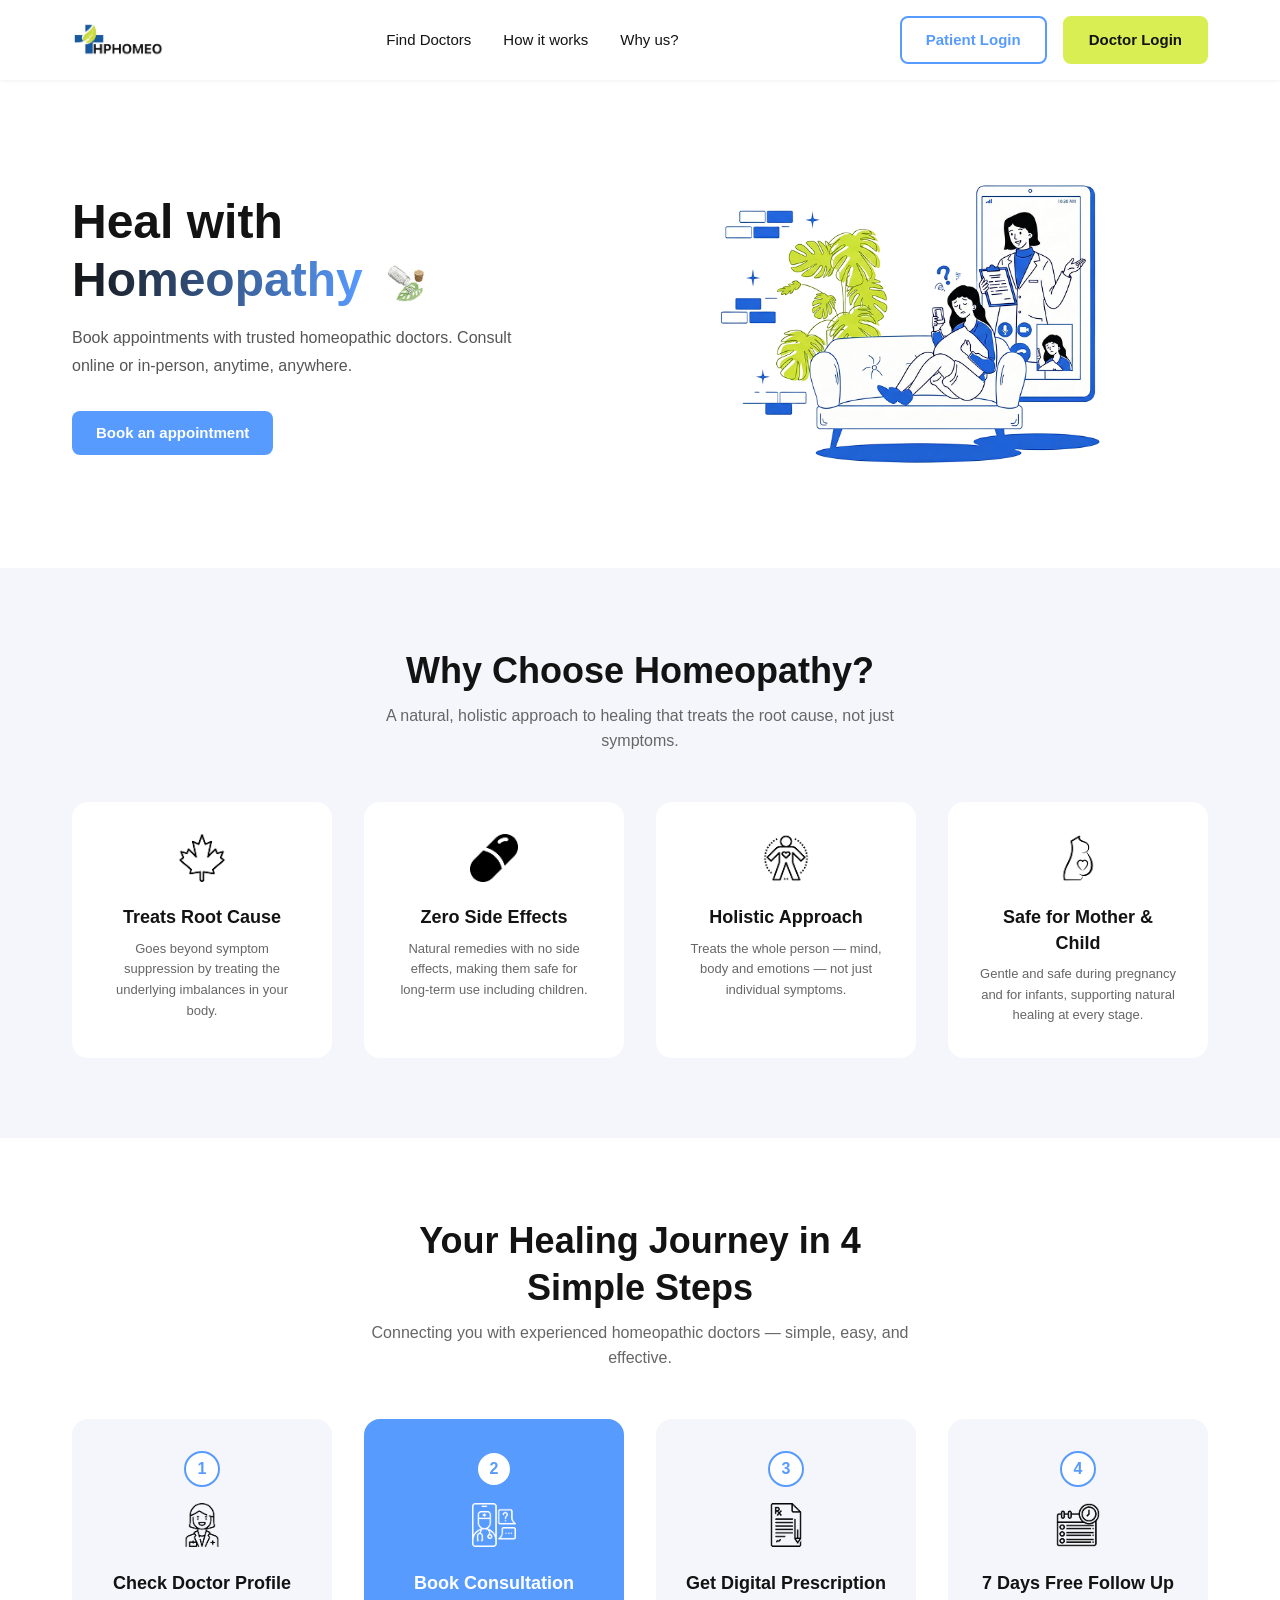
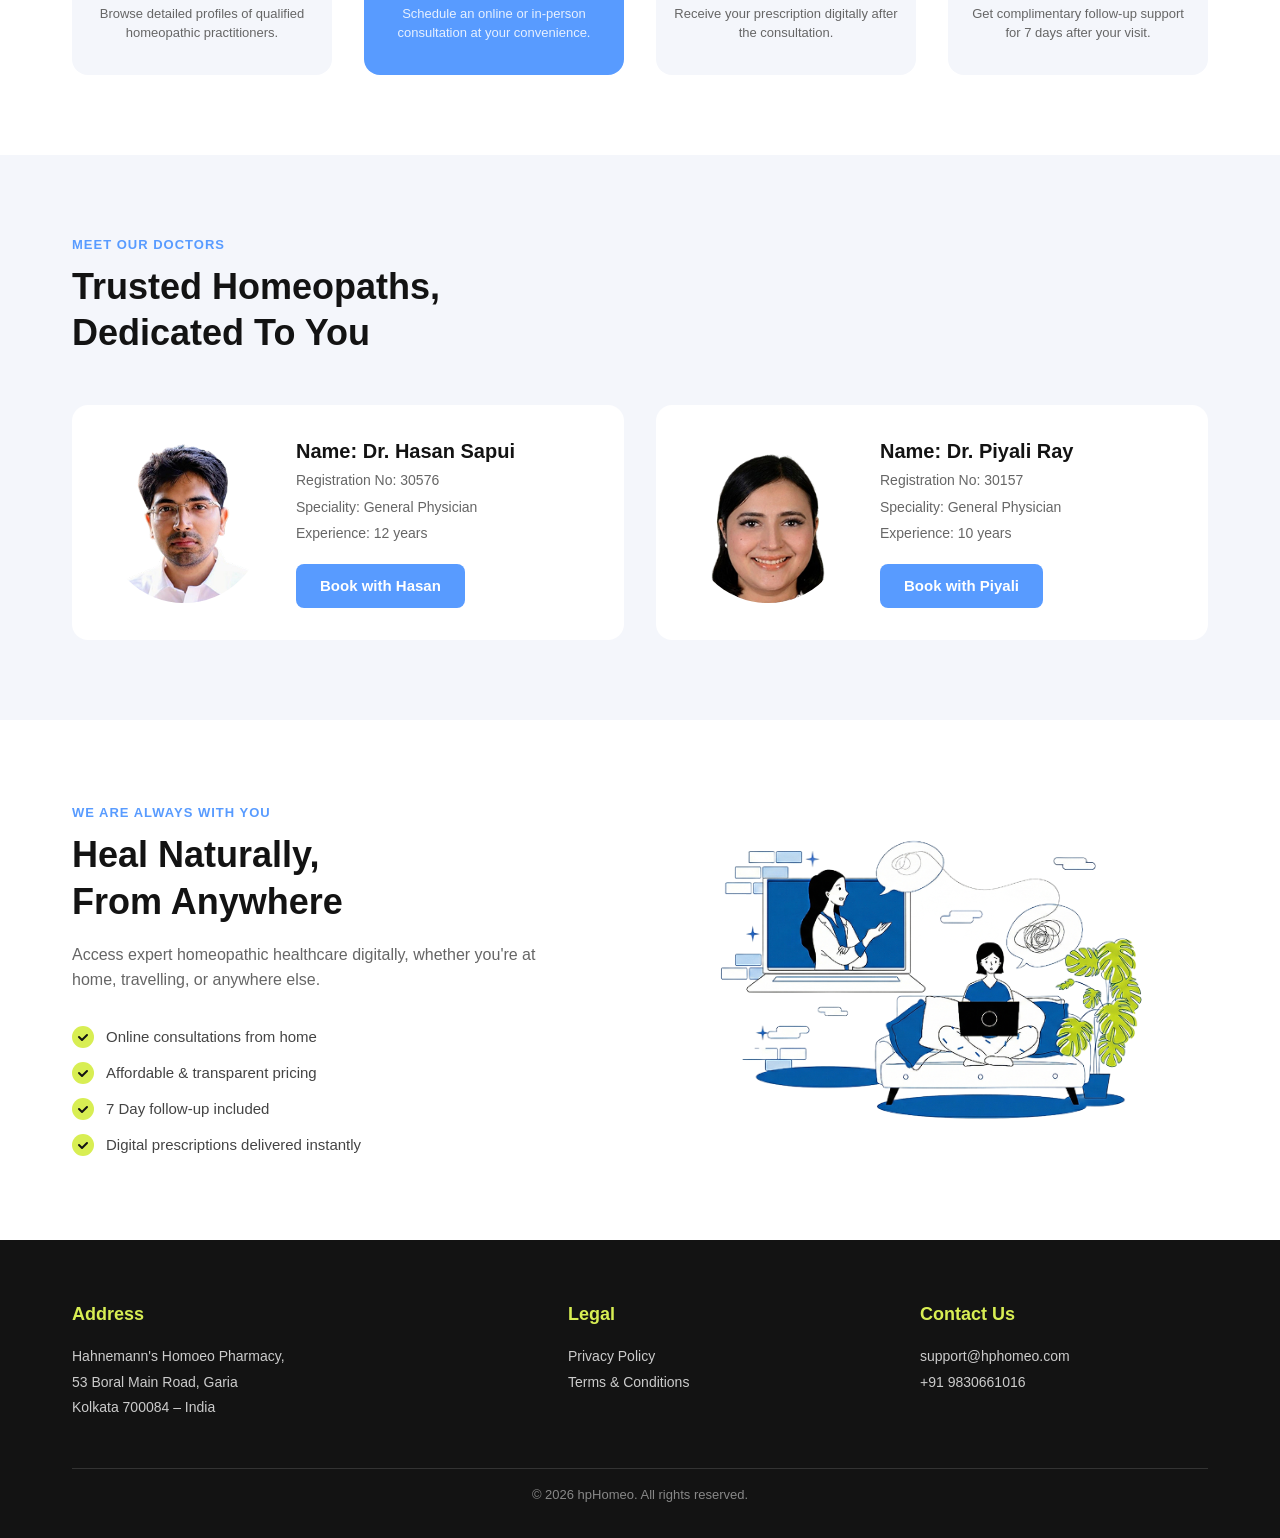
<file: index.html>
<!DOCTYPE html>
<html lang="en">
<head>
  <meta charset="UTF-8">
  <meta name="viewport" content="width=device-width, initial-scale=1.0">
  <title>hpHomeo - Heal with Homeopathy</title>
  <link rel="stylesheet" href="styles.css">
</head>
<body>

  <!-- Navbar -->
  <nav class="navbar">
    <div class="container">
      <a href="index.html" class="nav-logo">
        <img src="assets/Screenshot_2026-03-08_170134-removebg-preview.png" alt="hpHomeo Logo">
      </a>
      <ul class="nav-links" id="navLinks">
        <li><a href="#doctors">Find Doctors</a></li>
        <li><a href="#journey">How it works</a></li>
        <li><a href="#heal">Why us?</a></li>
      </ul>
      <div class="nav-buttons" id="navButtons">
        <a href="book-appointment.html" class="btn btn-outline">Patient Login</a>
        <a href="book-appointment.html" class="btn btn-accent">Doctor Login</a>
      </div>
      <button class="hamburger" id="hamburger" aria-label="Toggle menu">
        <span></span>
        <span></span>
        <span></span>
      </button>
    </div>
  </nav>

  <!-- Hero -->
  <section class="hero">
    <div class="container">
      <div class="hero-content">
        <h1>Heal with<br><span class="gradient-text">Homeopathy</span> <img src="assets/Gemini_Generated_Image_fgc13vfgc13vfgc1-removebg-preview 1.png" alt="leaf" class="leaf-icon"></h1>
        <p>Book appointments with trusted homeopathic doctors. Consult online or in-person, anytime, anywhere.</p>
        <a href="#doctors" class="btn btn-primary">Book an appointment</a>
      </div>
      <div class="hero-image">
        <img src="assets/Gemini_Generated_Image_t8fxylt8fxylt8fx-Picsart-BackgroundRemover 1.png" alt="Online Consultation Illustration">
      </div>
    </div>
  </section>

  <!-- Why Choose Homeopathy -->
  <section class="why-choose">
    <div class="container">
      <h2>Why Choose Homeopathy?</h2>
      <p>A natural, holistic approach to healing that treats the root cause, not just symptoms.</p>
      <div class="why-cards">
        <div class="why-card">
          <img src="assets/leaf (1) 1.png" alt="Treats Root Cause" class="icon">
          <h3>Treats Root Cause</h3>
          <p>Goes beyond symptom suppression by treating the underlying imbalances in your body.</p>
        </div>
        <div class="why-card">
          <img src="assets/capsule 1.png" alt="Zero Side Effects" class="icon">
          <h3>Zero Side Effects</h3>
          <p>Natural remedies with no side effects, making them safe for long-term use including children.</p>
        </div>
        <div class="why-card">
          <img src="assets/body 1.png" alt="Holistic Approach" class="icon">
          <h3>Holistic Approach</h3>
          <p>Treats the whole person — mind, body and emotions — not just individual symptoms.</p>
        </div>
        <div class="why-card">
          <img src="assets/pregnancy 1.png" alt="Safe for Mother & Child" class="icon">
          <h3>Safe for Mother &amp; Child</h3>
          <p>Gentle and safe during pregnancy and for infants, supporting natural healing at every stage.</p>
        </div>
      </div>
    </div>
  </section>

  <!-- Healing Journey -->
  <section class="journey" id="journey">
    <div class="container">
      <h2>Your Healing Journey in 4<br>Simple Steps</h2>
      <p>Connecting you with experienced homeopathic doctors — simple, easy, and effective.</p>
      <div class="journey-steps">
        <div class="step-card">
          <div class="step-number">1</div>
          <img src="assets/doctor 1.png" alt="Check Doctor" class="icon">
          <h3>Check Doctor Profile</h3>
          <p>Browse detailed profiles of qualified homeopathic practitioners.</p>
        </div>
        <a href="#doctors" class="step-card highlighted" style="text-decoration:none;color:inherit;">
          <div class="step-number">2</div>
          <img src="assets/chat (1) 1.png" alt="Book Consultation" class="icon">
          <h3>Book Consultation</h3>
          <p>Schedule an online or in-person consultation at your convenience.</p>
        </a>
        <div class="step-card">
          <div class="step-number">3</div>
          <img src="assets/paper 1.png" alt="Digital Prescription" class="icon">
          <h3>Get Digital Prescription</h3>
          <p>Receive your prescription digitally after the consultation.</p>
        </div>
        <div class="step-card">
          <div class="step-number">4</div>
          <img src="assets/event 1.png" alt="Follow Up" class="icon">
          <h3>7 Days Free Follow Up</h3>
          <p>Get complimentary follow-up support for 7 days after your visit.</p>
        </div>
      </div>
    </div>
  </section>

  <!-- Meet Our Doctors -->
  <section class="doctors" id="doctors">
    <div class="container">
      <p class="section-label">Meet Our Doctors</p>
      <h2>Trusted Homeopaths,<br>Dedicated To You</h2>
      <div class="doctor-cards">
        <div class="doctor-card">
          <img src="assets/WhatsApp_Image_2026-03-02_at_1.50.04_AM-removebg-preview 1.png" alt="Dr. Hasan Sapui" class="doctor-photo">
          <div class="doctor-info">
            <h3>Name: Dr. Hasan Sapui</h3>
            <p>Registration No: 30576</p>
            <p>Speciality: General Physician</p>
            <p>Experience: 12 years</p>
            <a href="book-appointment.html" class="btn btn-primary">Book with Hasan</a>
          </div>
        </div>
        <div class="doctor-card">
          <img src="assets/Screenshot_2026-03-08_154827-removebg-preview 1.png" alt="Dr. Piyali Ray" class="doctor-photo">
          <div class="doctor-info">
            <h3>Name: Dr. Piyali Ray</h3>
            <p>Registration No: 30157</p>
            <p>Speciality: General Physician</p>
            <p>Experience: 10 years</p>
            <a href="book-appointment.html" class="btn btn-primary">Book with Piyali</a>
          </div>
        </div>
      </div>
    </div>
  </section>

  <!-- Heal Naturally -->
  <section class="heal-naturally" id="heal">
    <div class="container">
      <div class="heal-content">
        <p class="section-label">We are always with you</p>
        <h2>Heal Naturally,<br>From Anywhere</h2>
        <p>Access expert homeopathic healthcare digitally, whether you're at home, travelling, or anywhere else.</p>
        <ul class="checklist">
          <li>
            <span class="check"><svg viewBox="0 0 12 12" fill="none"><path d="M2 6l3 3 5-5" stroke="#131313" stroke-width="2" stroke-linecap="round" stroke-linejoin="round"/></svg></span>
            Online consultations from home
          </li>
          <li>
            <span class="check"><svg viewBox="0 0 12 12" fill="none"><path d="M2 6l3 3 5-5" stroke="#131313" stroke-width="2" stroke-linecap="round" stroke-linejoin="round"/></svg></span>
            Affordable & transparent pricing
          </li>
          <li>
            <span class="check"><svg viewBox="0 0 12 12" fill="none"><path d="M2 6l3 3 5-5" stroke="#131313" stroke-width="2" stroke-linecap="round" stroke-linejoin="round"/></svg></span>
            7 Day follow-up included
          </li>
          <li>
            <span class="check"><svg viewBox="0 0 12 12" fill="none"><path d="M2 6l3 3 5-5" stroke="#131313" stroke-width="2" stroke-linecap="round" stroke-linejoin="round"/></svg></span>
            Digital prescriptions delivered instantly
          </li>
        </ul>
      </div>
      <div class="heal-image">
        <img src="assets/Gemini_Generated_Image_6k43u76k43u76k43-Picsart-BackgroundRemover 1.png" alt="Heal from anywhere illustration">
      </div>
    </div>
  </section>

  <!-- Footer -->
  <footer class="footer">
    <div class="container">
      <div class="footer-grid">
        <div class="footer-col">
          <h4>Address</h4>
          <p>
            Hahnemann's Homoeo Pharmacy,<br>
            53 Boral Main Road, Garia<br>
            Kolkata 700084 &ndash; India
          </p>
        </div>
        <div class="footer-col">
          <h4>Legal</h4>
          <a href="privacy-policy.html">Privacy Policy</a>
          <a href="terms-and-conditions.html">Terms & Conditions</a>
        </div>
        <div class="footer-col">
          <h4>Contact Us</h4>
          <p>support@hphomeo.com</p>
          <p>+91 9830661016</p>
        </div>
      </div>
      <div class="footer-bottom">
        &copy; 2026 hpHomeo. All rights reserved.
      </div>
    </div>
  </footer>

  <script>
    const hamburger = document.getElementById('hamburger');
    const navLinks = document.getElementById('navLinks');
    const navButtons = document.getElementById('navButtons');
    hamburger.addEventListener('click', () => {
      navLinks.classList.toggle('active');
      navButtons.classList.toggle('active');
    });
  </script>
</body>
</html>
</file>
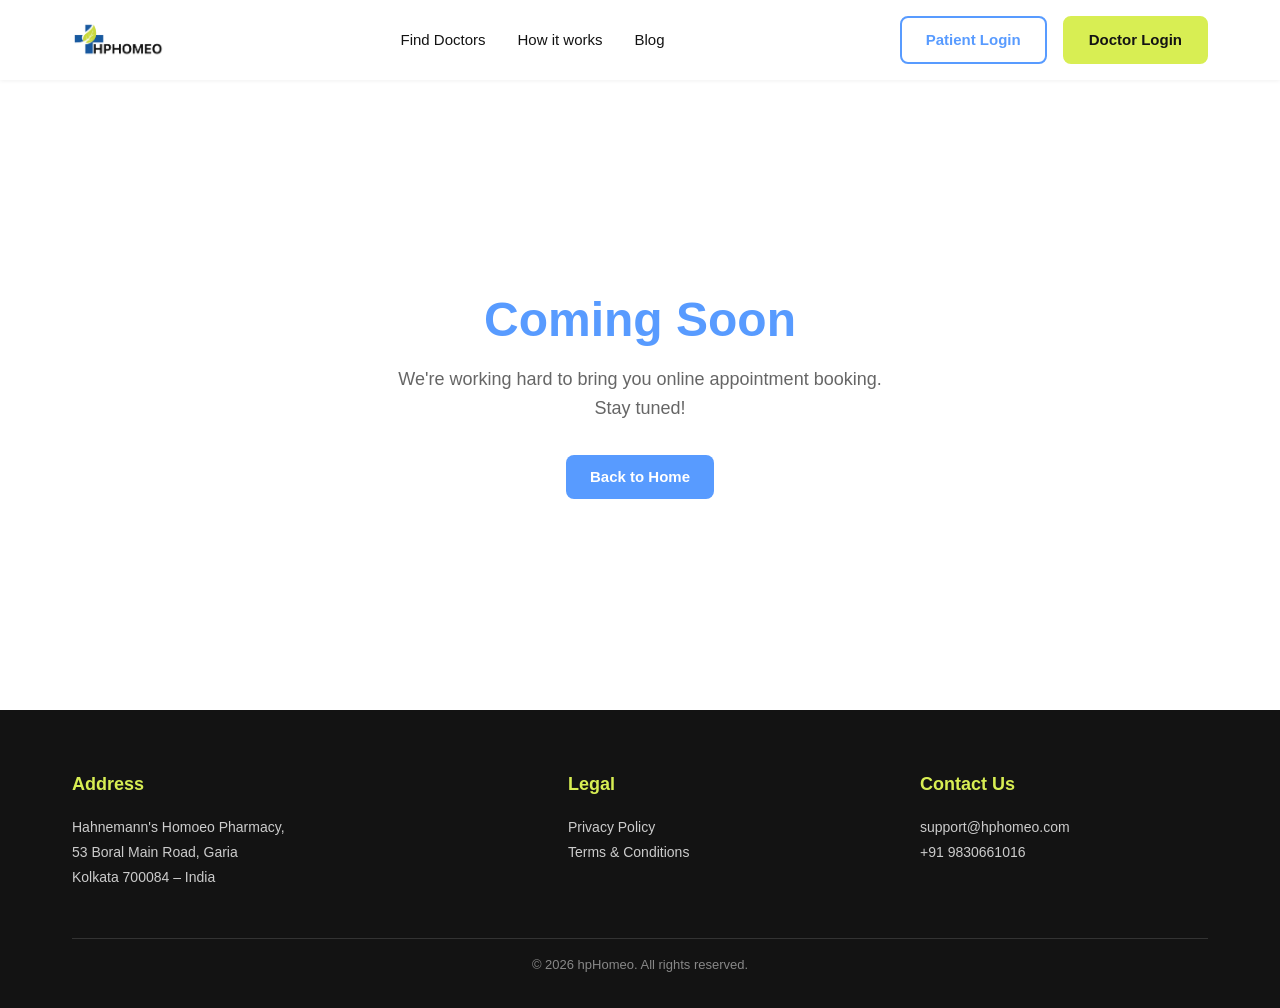
<file: book-appointment.html>
<!DOCTYPE html>
<html lang="en">
<head>
  <meta charset="UTF-8">
  <meta name="viewport" content="width=device-width, initial-scale=1.0">
  <title>Book Appointment - hpHomeo</title>
  <link rel="stylesheet" href="styles.css">
</head>
<body>

  <!-- Navbar -->
  <nav class="navbar">
    <div class="container">
      <a href="index.html" class="nav-logo">
        <img src="assets/Screenshot_2026-03-08_170134-removebg-preview.png" alt="hpHomeo Logo">
      </a>
      <ul class="nav-links" id="navLinks">
        <li><a href="index.html#doctors">Find Doctors</a></li>
        <li><a href="index.html#journey">How it works</a></li>
        <li><a href="index.html#heal">Blog</a></li>
      </ul>
      <div class="nav-buttons" id="navButtons">
        <a href="book-appointment.html" class="btn btn-outline">Patient Login</a>
        <a href="book-appointment.html" class="btn btn-accent">Doctor Login</a>
      </div>
      <button class="hamburger" id="hamburger" aria-label="Toggle menu">
        <span></span><span></span><span></span>
      </button>
    </div>
  </nav>

  <!-- Coming Soon -->
  <section class="coming-soon">
    <div>
      <h1>Coming Soon</h1>
      <p>We're working hard to bring you online appointment booking. Stay tuned!</p>
      <a href="index.html" class="btn btn-primary">Back to Home</a>
    </div>
  </section>

  <!-- Footer -->
  <footer class="footer">
    <div class="container">
      <div class="footer-grid">
        <div class="footer-col">
          <h4>Address</h4>
          <p>Hahnemann's Homoeo Pharmacy,<br>53 Boral Main Road, Garia<br>Kolkata 700084 &ndash; India</p>
        </div>
        <div class="footer-col">
          <h4>Legal</h4>
          <a href="privacy-policy.html">Privacy Policy</a>
          <a href="terms-and-conditions.html">Terms & Conditions</a>
        </div>
        <div class="footer-col">
          <h4>Contact Us</h4>
          <p>support@hphomeo.com</p>
          <p>+91 9830661016</p>
        </div>
      </div>
      <div class="footer-bottom">&copy; 2026 hpHomeo. All rights reserved.</div>
    </div>
  </footer>

  <script>
    const hamburger = document.getElementById('hamburger');
    const navLinks = document.getElementById('navLinks');
    const navButtons = document.getElementById('navButtons');
    hamburger.addEventListener('click', () => {
      navLinks.classList.toggle('active');
      navButtons.classList.toggle('active');
    });
  </script>
</body>
</html>
</file>
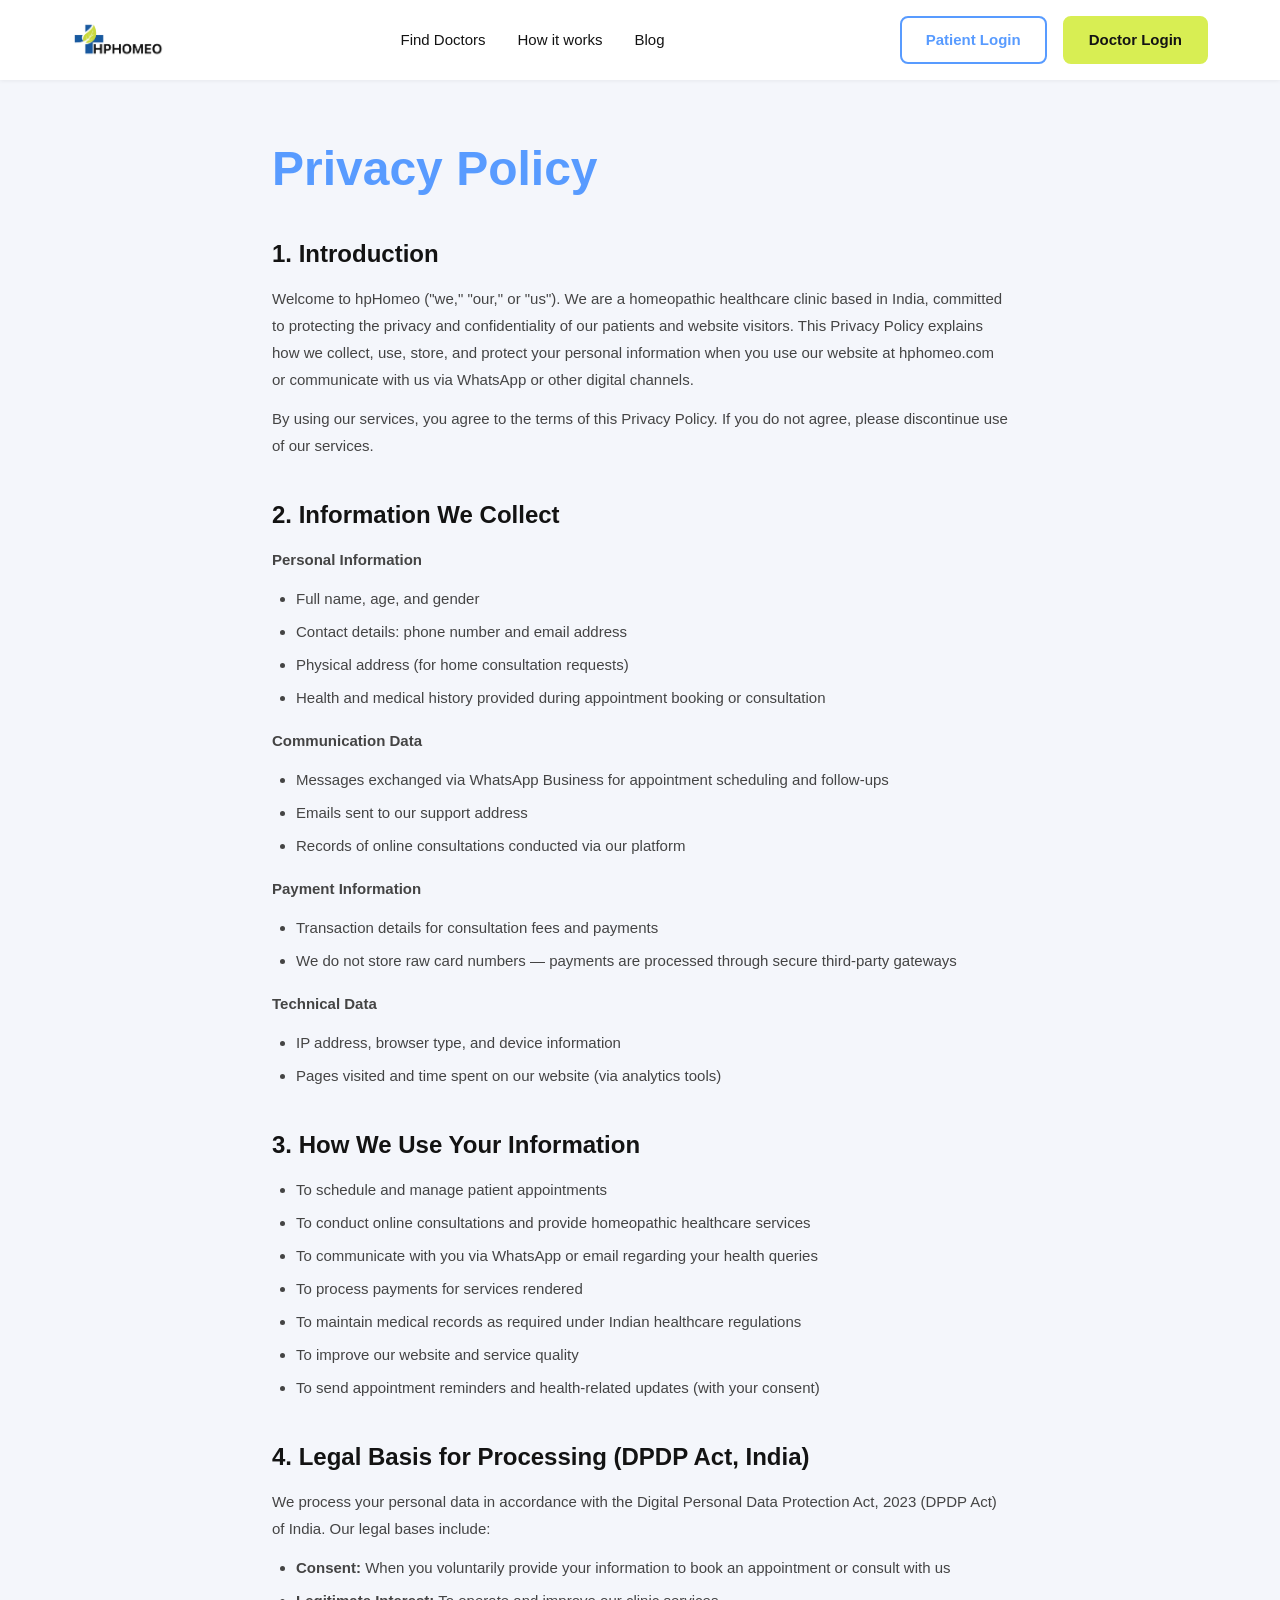
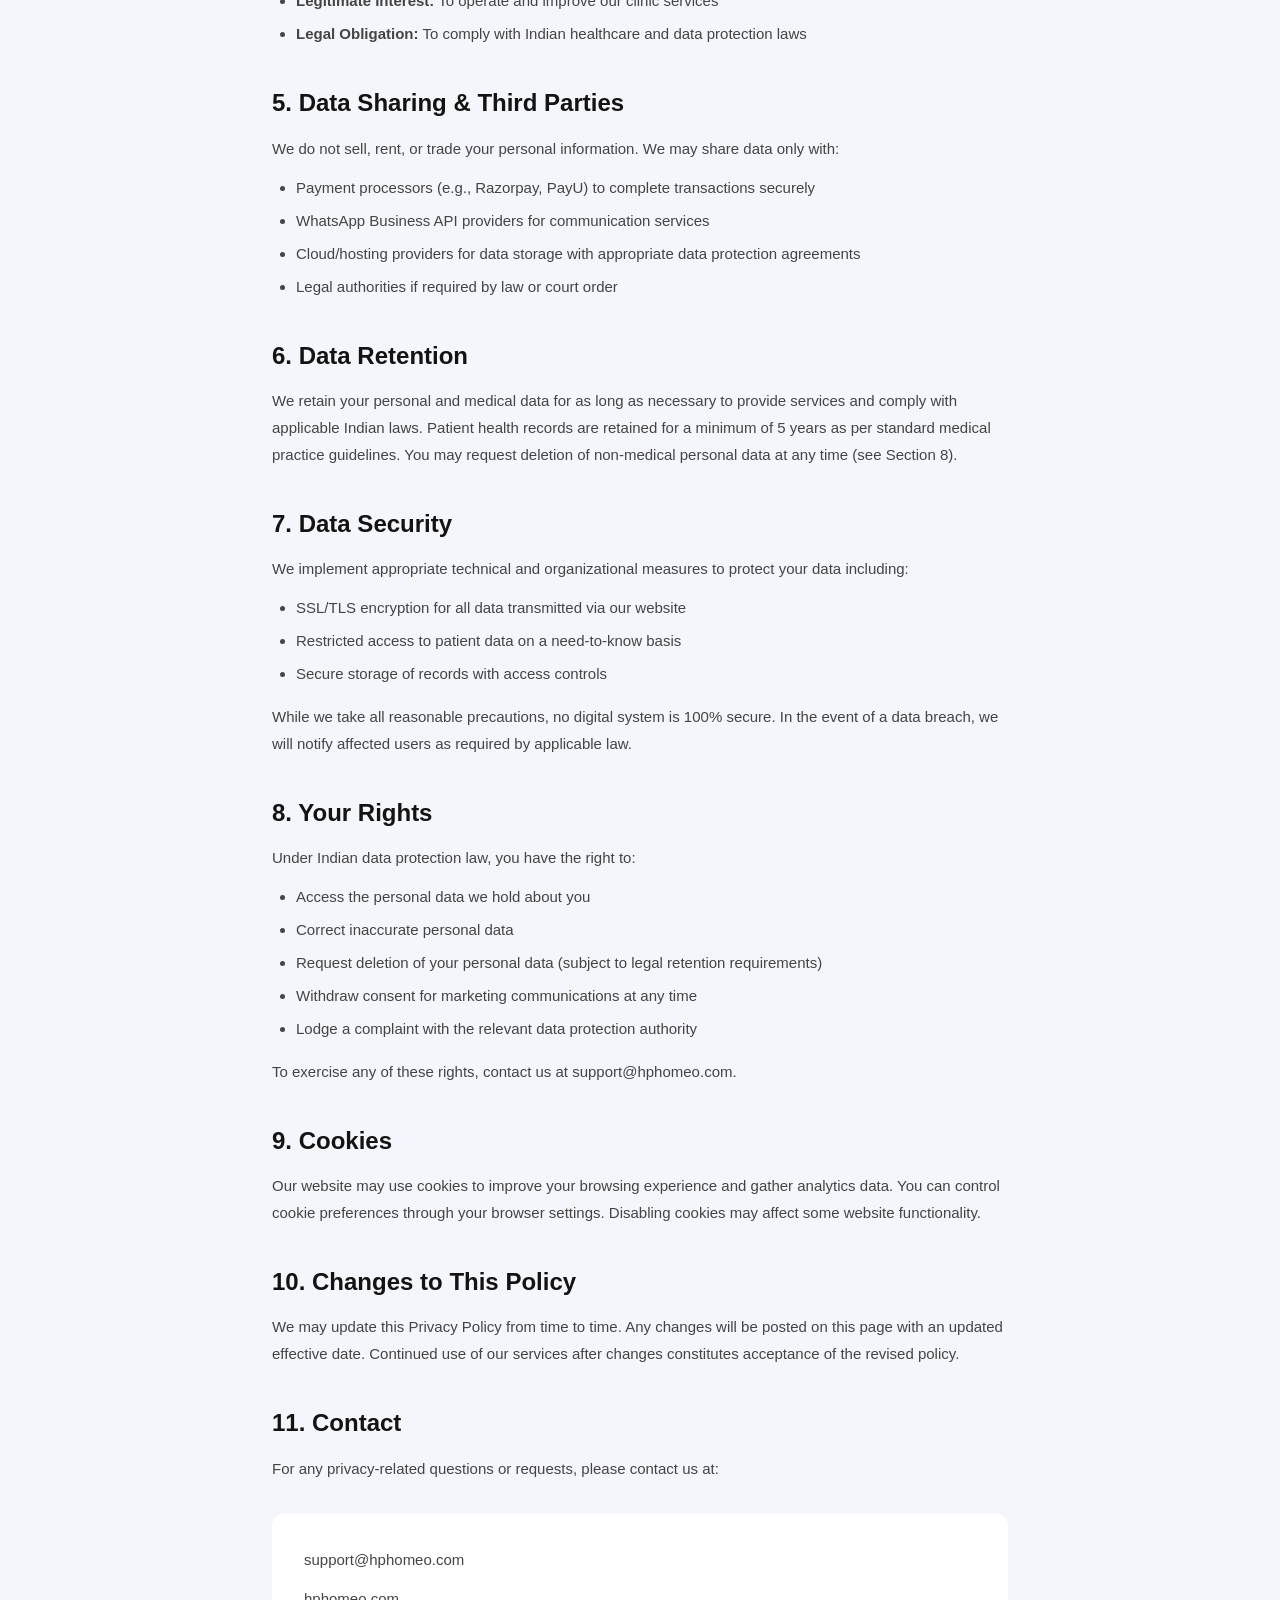
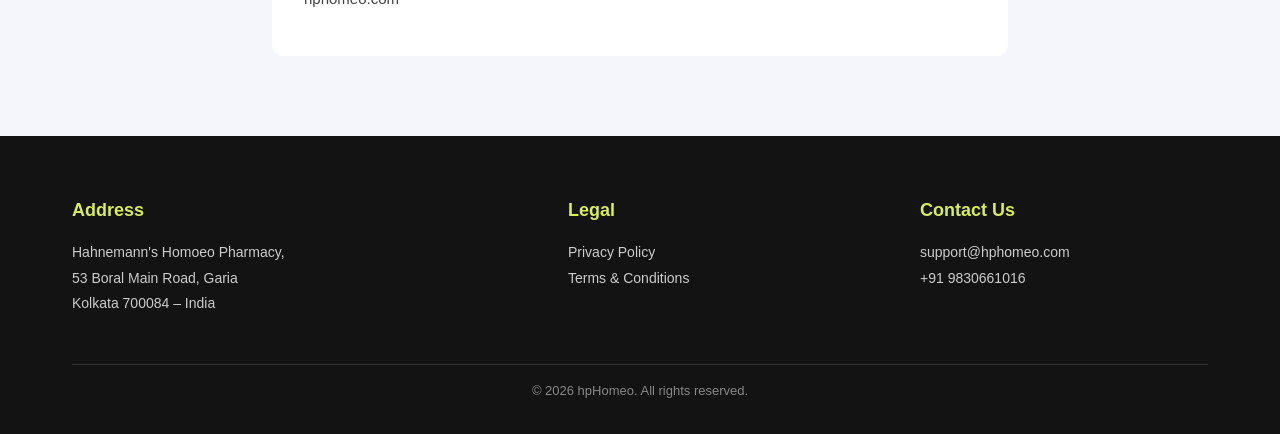
<file: privacy-policy.html>
<!DOCTYPE html>
<html lang="en">
<head>
  <meta charset="UTF-8">
  <meta name="viewport" content="width=device-width, initial-scale=1.0">
  <title>Privacy Policy - hpHomeo</title>
  <link rel="stylesheet" href="styles.css">
</head>
<body>

  <!-- Navbar -->
  <nav class="navbar">
    <div class="container">
      <a href="index.html" class="nav-logo">
        <img src="assets/Screenshot_2026-03-08_170134-removebg-preview.png" alt="hpHomeo Logo">
      </a>
      <ul class="nav-links" id="navLinks">
        <li><a href="index.html#doctors">Find Doctors</a></li>
        <li><a href="index.html#journey">How it works</a></li>
        <li><a href="index.html#heal">Blog</a></li>
      </ul>
      <div class="nav-buttons" id="navButtons">
        <a href="book-appointment.html" class="btn btn-outline">Patient Login</a>
        <a href="book-appointment.html" class="btn btn-accent">Doctor Login</a>
      </div>
      <button class="hamburger" id="hamburger" aria-label="Toggle menu">
        <span></span><span></span><span></span>
      </button>
    </div>
  </nav>

  <!-- Privacy Policy Content -->
  <section class="legal-page">
    <div class="container">
      <h1>Privacy Policy</h1>

      <h2>1. Introduction</h2>
      <p>Welcome to hpHomeo ("we," "our," or "us"). We are a homeopathic healthcare clinic based in India, committed to protecting the privacy and confidentiality of our patients and website visitors. This Privacy Policy explains how we collect, use, store, and protect your personal information when you use our website at hphomeo.com or communicate with us via WhatsApp or other digital channels.</p>
      <p>By using our services, you agree to the terms of this Privacy Policy. If you do not agree, please discontinue use of our services.</p>

      <h2>2. Information We Collect</h2>
      <p><strong>Personal Information</strong></p>
      <ul>
        <li>Full name, age, and gender</li>
        <li>Contact details: phone number and email address</li>
        <li>Physical address (for home consultation requests)</li>
        <li>Health and medical history provided during appointment booking or consultation</li>
      </ul>
      <p><strong>Communication Data</strong></p>
      <ul>
        <li>Messages exchanged via WhatsApp Business for appointment scheduling and follow-ups</li>
        <li>Emails sent to our support address</li>
        <li>Records of online consultations conducted via our platform</li>
      </ul>
      <p><strong>Payment Information</strong></p>
      <ul>
        <li>Transaction details for consultation fees and payments</li>
        <li>We do not store raw card numbers — payments are processed through secure third-party gateways</li>
      </ul>
      <p><strong>Technical Data</strong></p>
      <ul>
        <li>IP address, browser type, and device information</li>
        <li>Pages visited and time spent on our website (via analytics tools)</li>
      </ul>

      <h2>3. How We Use Your Information</h2>
      <ul>
        <li>To schedule and manage patient appointments</li>
        <li>To conduct online consultations and provide homeopathic healthcare services</li>
        <li>To communicate with you via WhatsApp or email regarding your health queries</li>
        <li>To process payments for services rendered</li>
        <li>To maintain medical records as required under Indian healthcare regulations</li>
        <li>To improve our website and service quality</li>
        <li>To send appointment reminders and health-related updates (with your consent)</li>
      </ul>

      <h2>4. Legal Basis for Processing (DPDP Act, India)</h2>
      <p>We process your personal data in accordance with the Digital Personal Data Protection Act, 2023 (DPDP Act) of India. Our legal bases include:</p>
      <ul>
        <li><strong>Consent:</strong> When you voluntarily provide your information to book an appointment or consult with us</li>
        <li><strong>Legitimate Interest:</strong> To operate and improve our clinic services</li>
        <li><strong>Legal Obligation:</strong> To comply with Indian healthcare and data protection laws</li>
      </ul>

      <h2>5. Data Sharing & Third Parties</h2>
      <p>We do not sell, rent, or trade your personal information. We may share data only with:</p>
      <ul>
        <li>Payment processors (e.g., Razorpay, PayU) to complete transactions securely</li>
        <li>WhatsApp Business API providers for communication services</li>
        <li>Cloud/hosting providers for data storage with appropriate data protection agreements</li>
        <li>Legal authorities if required by law or court order</li>
      </ul>

      <h2>6. Data Retention</h2>
      <p>We retain your personal and medical data for as long as necessary to provide services and comply with applicable Indian laws. Patient health records are retained for a minimum of 5 years as per standard medical practice guidelines. You may request deletion of non-medical personal data at any time (see Section 8).</p>

      <h2>7. Data Security</h2>
      <p>We implement appropriate technical and organizational measures to protect your data including:</p>
      <ul>
        <li>SSL/TLS encryption for all data transmitted via our website</li>
        <li>Restricted access to patient data on a need-to-know basis</li>
        <li>Secure storage of records with access controls</li>
      </ul>
      <p>While we take all reasonable precautions, no digital system is 100% secure. In the event of a data breach, we will notify affected users as required by applicable law.</p>

      <h2>8. Your Rights</h2>
      <p>Under Indian data protection law, you have the right to:</p>
      <ul>
        <li>Access the personal data we hold about you</li>
        <li>Correct inaccurate personal data</li>
        <li>Request deletion of your personal data (subject to legal retention requirements)</li>
        <li>Withdraw consent for marketing communications at any time</li>
        <li>Lodge a complaint with the relevant data protection authority</li>
      </ul>
      <p>To exercise any of these rights, contact us at support@hphomeo.com.</p>

      <h2>9. Cookies</h2>
      <p>Our website may use cookies to improve your browsing experience and gather analytics data. You can control cookie preferences through your browser settings. Disabling cookies may affect some website functionality.</p>

      <h2>10. Changes to This Policy</h2>
      <p>We may update this Privacy Policy from time to time. Any changes will be posted on this page with an updated effective date. Continued use of our services after changes constitutes acceptance of the revised policy.</p>

      <h2>11. Contact</h2>
      <p>For any privacy-related questions or requests, please contact us at:</p>
      <div class="contact-info">
        <p>support@hphomeo.com</p>
        <p>hphomeo.com</p>
      </div>
    </div>
  </section>

  <!-- Footer -->
  <footer class="footer">
    <div class="container">
      <div class="footer-grid">
        <div class="footer-col">
          <h4>Address</h4>
          <p>Hahnemann's Homoeo Pharmacy,<br>53 Boral Main Road, Garia<br>Kolkata 700084 &ndash; India</p>
        </div>
        <div class="footer-col">
          <h4>Legal</h4>
          <a href="privacy-policy.html">Privacy Policy</a>
          <a href="terms-and-conditions.html">Terms & Conditions</a>
        </div>
        <div class="footer-col">
          <h4>Contact Us</h4>
          <p>support@hphomeo.com</p>
          <p>+91 9830661016</p>
        </div>
      </div>
      <div class="footer-bottom">&copy; 2026 hpHomeo. All rights reserved.</div>
    </div>
  </footer>

  <script>
    const hamburger = document.getElementById('hamburger');
    const navLinks = document.getElementById('navLinks');
    const navButtons = document.getElementById('navButtons');
    hamburger.addEventListener('click', () => {
      navLinks.classList.toggle('active');
      navButtons.classList.toggle('active');
    });
  </script>
</body>
</html>
</file>
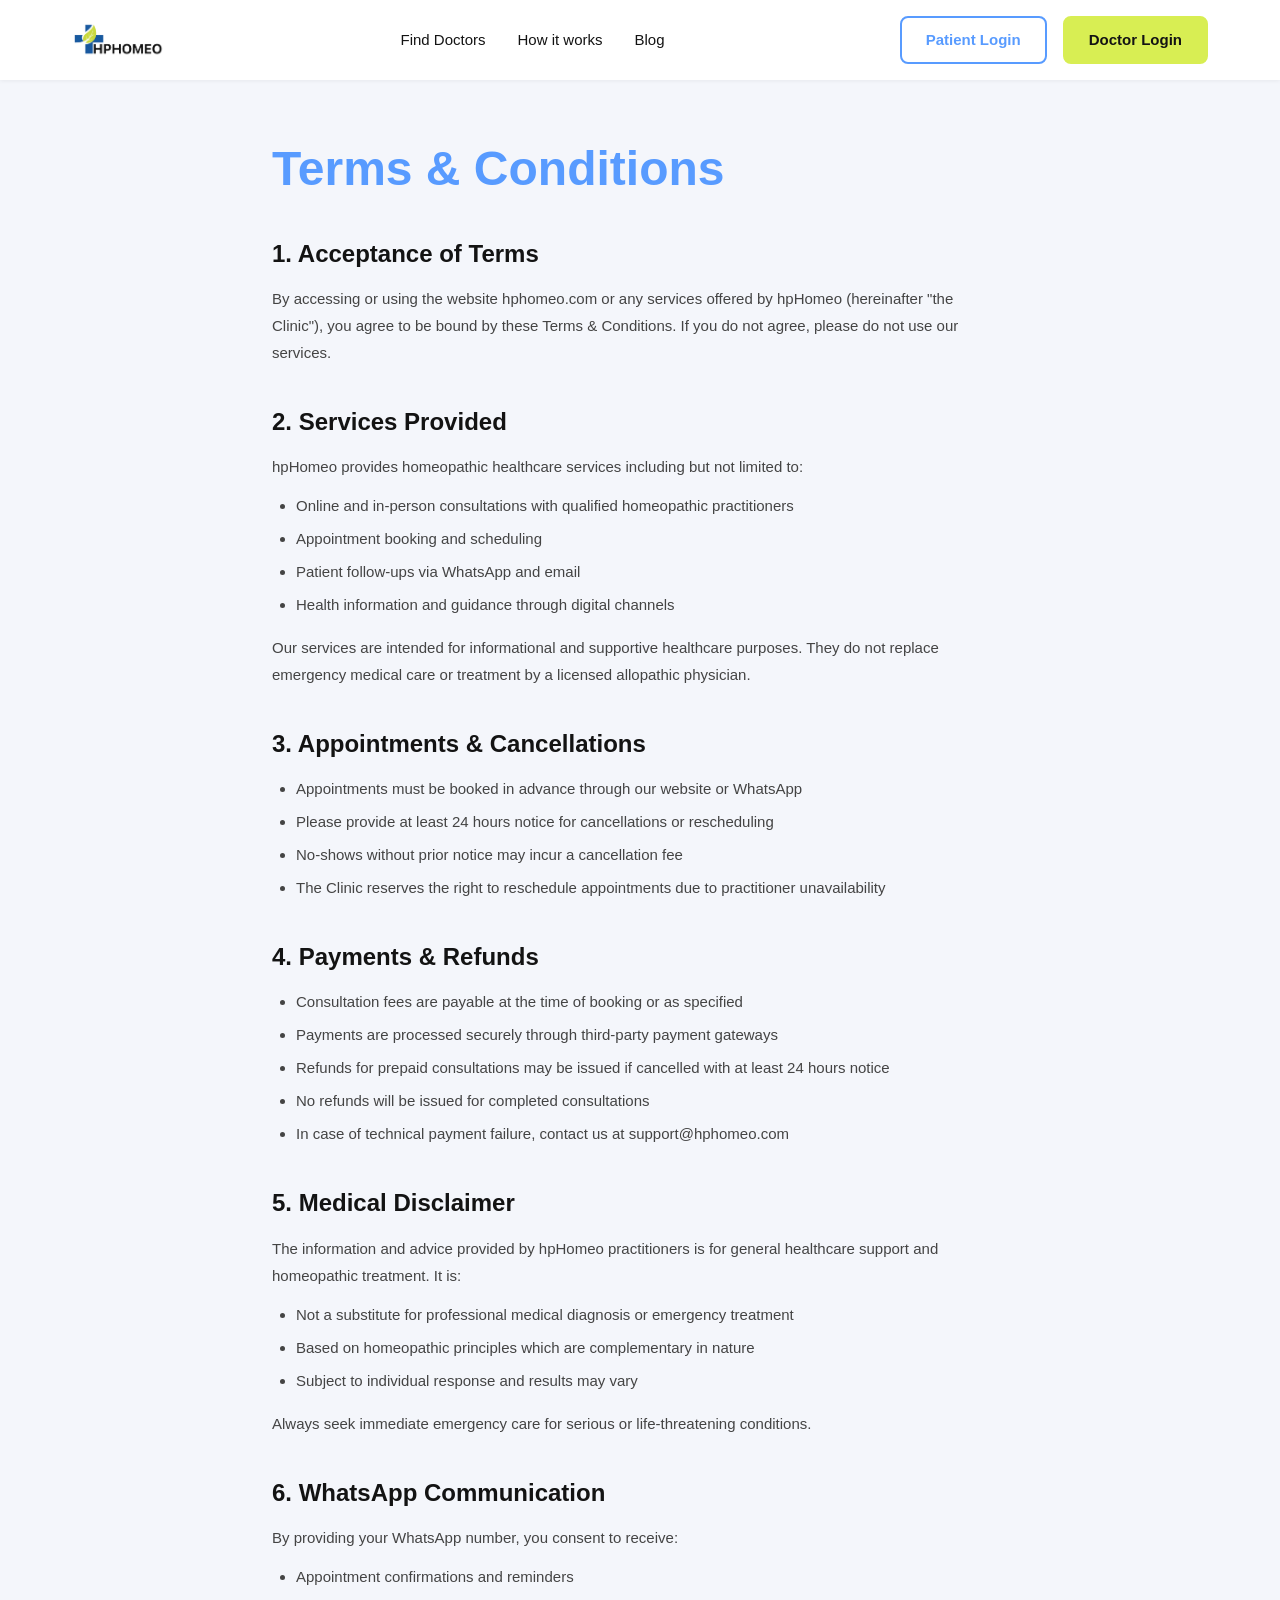
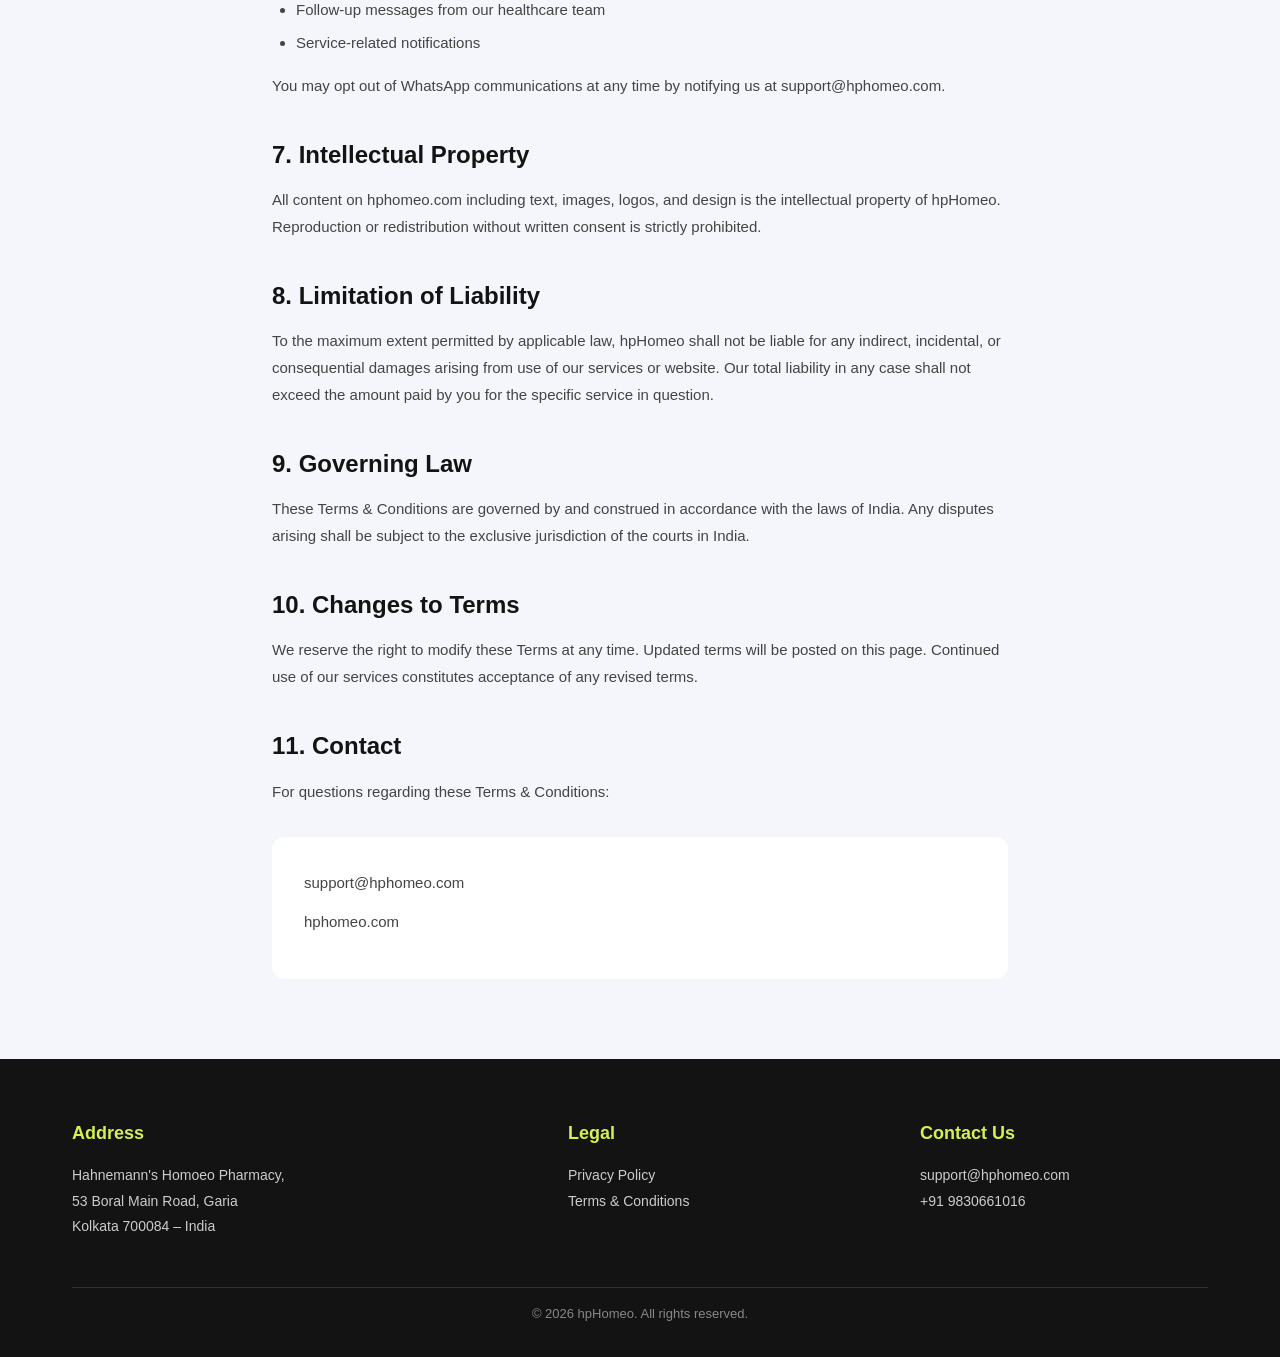
<file: terms-and-conditions.html>
<!DOCTYPE html>
<html lang="en">
<head>
  <meta charset="UTF-8">
  <meta name="viewport" content="width=device-width, initial-scale=1.0">
  <title>Terms & Conditions - hpHomeo</title>
  <link rel="stylesheet" href="styles.css">
</head>
<body>

  <!-- Navbar -->
  <nav class="navbar">
    <div class="container">
      <a href="index.html" class="nav-logo">
        <img src="assets/Screenshot_2026-03-08_170134-removebg-preview.png" alt="hpHomeo Logo">
      </a>
      <ul class="nav-links" id="navLinks">
        <li><a href="index.html#doctors">Find Doctors</a></li>
        <li><a href="index.html#journey">How it works</a></li>
        <li><a href="index.html#heal">Blog</a></li>
      </ul>
      <div class="nav-buttons" id="navButtons">
        <a href="book-appointment.html" class="btn btn-outline">Patient Login</a>
        <a href="book-appointment.html" class="btn btn-accent">Doctor Login</a>
      </div>
      <button class="hamburger" id="hamburger" aria-label="Toggle menu">
        <span></span><span></span><span></span>
      </button>
    </div>
  </nav>

  <!-- Terms Content -->
  <section class="legal-page">
    <div class="container">
      <h1>Terms & Conditions</h1>

      <h2>1. Acceptance of Terms</h2>
      <p>By accessing or using the website hphomeo.com or any services offered by hpHomeo (hereinafter "the Clinic"), you agree to be bound by these Terms & Conditions. If you do not agree, please do not use our services.</p>

      <h2>2. Services Provided</h2>
      <p>hpHomeo provides homeopathic healthcare services including but not limited to:</p>
      <ul>
        <li>Online and in-person consultations with qualified homeopathic practitioners</li>
        <li>Appointment booking and scheduling</li>
        <li>Patient follow-ups via WhatsApp and email</li>
        <li>Health information and guidance through digital channels</li>
      </ul>
      <p>Our services are intended for informational and supportive healthcare purposes. They do not replace emergency medical care or treatment by a licensed allopathic physician.</p>

      <h2>3. Appointments & Cancellations</h2>
      <ul>
        <li>Appointments must be booked in advance through our website or WhatsApp</li>
        <li>Please provide at least 24 hours notice for cancellations or rescheduling</li>
        <li>No-shows without prior notice may incur a cancellation fee</li>
        <li>The Clinic reserves the right to reschedule appointments due to practitioner unavailability</li>
      </ul>

      <h2>4. Payments & Refunds</h2>
      <ul>
        <li>Consultation fees are payable at the time of booking or as specified</li>
        <li>Payments are processed securely through third-party payment gateways</li>
        <li>Refunds for prepaid consultations may be issued if cancelled with at least 24 hours notice</li>
        <li>No refunds will be issued for completed consultations</li>
        <li>In case of technical payment failure, contact us at support@hphomeo.com</li>
      </ul>

      <h2>5. Medical Disclaimer</h2>
      <p>The information and advice provided by hpHomeo practitioners is for general healthcare support and homeopathic treatment. It is:</p>
      <ul>
        <li>Not a substitute for professional medical diagnosis or emergency treatment</li>
        <li>Based on homeopathic principles which are complementary in nature</li>
        <li>Subject to individual response and results may vary</li>
      </ul>
      <p>Always seek immediate emergency care for serious or life-threatening conditions.</p>

      <h2>6. WhatsApp Communication</h2>
      <p>By providing your WhatsApp number, you consent to receive:</p>
      <ul>
        <li>Appointment confirmations and reminders</li>
        <li>Follow-up messages from our healthcare team</li>
        <li>Service-related notifications</li>
      </ul>
      <p>You may opt out of WhatsApp communications at any time by notifying us at support@hphomeo.com.</p>

      <h2>7. Intellectual Property</h2>
      <p>All content on hphomeo.com including text, images, logos, and design is the intellectual property of hpHomeo. Reproduction or redistribution without written consent is strictly prohibited.</p>

      <h2>8. Limitation of Liability</h2>
      <p>To the maximum extent permitted by applicable law, hpHomeo shall not be liable for any indirect, incidental, or consequential damages arising from use of our services or website. Our total liability in any case shall not exceed the amount paid by you for the specific service in question.</p>

      <h2>9. Governing Law</h2>
      <p>These Terms & Conditions are governed by and construed in accordance with the laws of India. Any disputes arising shall be subject to the exclusive jurisdiction of the courts in India.</p>

      <h2>10. Changes to Terms</h2>
      <p>We reserve the right to modify these Terms at any time. Updated terms will be posted on this page. Continued use of our services constitutes acceptance of any revised terms.</p>

      <h2>11. Contact</h2>
      <p>For questions regarding these Terms & Conditions:</p>
      <div class="contact-info">
        <p>support@hphomeo.com</p>
        <p>hphomeo.com</p>
      </div>
    </div>
  </section>

  <!-- Footer -->
  <footer class="footer">
    <div class="container">
      <div class="footer-grid">
        <div class="footer-col">
          <h4>Address</h4>
          <p>Hahnemann's Homoeo Pharmacy,<br>53 Boral Main Road, Garia<br>Kolkata 700084 &ndash; India</p>
        </div>
        <div class="footer-col">
          <h4>Legal</h4>
          <a href="privacy-policy.html">Privacy Policy</a>
          <a href="terms-and-conditions.html">Terms & Conditions</a>
        </div>
        <div class="footer-col">
          <h4>Contact Us</h4>
          <p>support@hphomeo.com</p>
          <p>+91 9830661016</p>
        </div>
      </div>
      <div class="footer-bottom">&copy; 2026 hpHomeo. All rights reserved.</div>
    </div>
  </footer>

  <script>
    const hamburger = document.getElementById('hamburger');
    const navLinks = document.getElementById('navLinks');
    const navButtons = document.getElementById('navButtons');
    hamburger.addEventListener('click', () => {
      navLinks.classList.toggle('active');
      navButtons.classList.toggle('active');
    });
  </script>
</body>
</html>
</file>
<file: styles.css>
/* ===== Reset & Base ===== */
*, *::before, *::after {
  margin: 0;
  padding: 0;
  box-sizing: border-box;
}

:root {
  --primary: #589BFF;
  --accent: #D8EE53;
  --dark: #131313;
  --white: #FFFFFF;
  --bg: #F4F6FB;
  --xs: 8px;
  --sm: 16px;
  --md: 32px;
  --lg: 64px;
}

html {
  scroll-behavior: smooth;
}

body {
  font-family: -apple-system, BlinkMacSystemFont, 'SF Pro', 'Segoe UI', Roboto, Helvetica, Arial, sans-serif;
  color: var(--dark);
  background: var(--white);
  font-size: 16px;
  line-height: 1.6;
}

a {
  text-decoration: none;
  color: inherit;
}

img {
  max-width: 100%;
  height: auto;
}

/* ===== Typography ===== */
h1 {
  font-size: 48px;
  font-weight: 700;
  line-height: 1.2;
}
h2 {
  font-size: 36px;
  font-weight: 700;
  line-height: 1.3;
}
h3 {
  font-size: 24px;
  font-weight: 600;
  line-height: 1.4;
}
.body-text {
  font-size: 16px;
  font-weight: 400;
}
.small-text {
  font-size: 13px;
  font-weight: 400;
}

/* ===== Container ===== */
.container {
  max-width: 1200px;
  margin: 0 auto;
  padding: 0 var(--md);
}

/* ===== Navbar ===== */
.navbar {
  background: var(--white);
  padding: var(--sm) 0;
  position: sticky;
  top: 0;
  z-index: 100;
  box-shadow: 0 1px 4px rgba(0,0,0,0.06);
}
.navbar .container {
  display: flex;
  align-items: center;
  justify-content: space-between;
}
.nav-logo {
  display: flex;
  align-items: center;
  gap: var(--xs);
}
.nav-logo img {
  height: 36px;
}
.nav-logo span {
  font-size: 22px;
  font-weight: 700;
  color: var(--dark);
}
.nav-links {
  display: flex;
  align-items: center;
  gap: var(--md);
  list-style: none;
}
.nav-links a {
  font-size: 15px;
  font-weight: 500;
  color: var(--dark);
  transition: color 0.2s;
}
.nav-links a:hover {
  color: var(--primary);
}
.nav-buttons {
  display: flex;
  gap: var(--sm);
  align-items: center;
}
.btn {
  display: inline-flex;
  align-items: center;
  justify-content: center;
  padding: 10px 24px;
  border-radius: 8px;
  font-size: 15px;
  font-weight: 600;
  cursor: pointer;
  border: none;
  transition: all 0.2s;
}
.btn-outline {
  background: transparent;
  border: 2px solid var(--primary);
  color: var(--primary);
}
.btn-outline:hover {
  background: var(--primary);
  color: var(--white);
}
.btn-accent {
  background: var(--accent);
  color: var(--dark);
  border: 2px solid var(--accent);
}
.btn-accent:hover {
  background: #c8de43;
  border-color: #c8de43;
}
.btn-primary {
  background: var(--primary);
  color: var(--white);
}
.btn-primary:hover {
  background: #4388ee;
}
.btn-white {
  background: var(--white);
  color: var(--primary);
  border: 2px solid var(--primary);
}
.btn-white:hover {
  background: var(--bg);
}

/* Hamburger */
.hamburger {
  display: none;
  flex-direction: column;
  gap: 5px;
  cursor: pointer;
  background: none;
  border: none;
  padding: 4px;
}
.hamburger span {
  display: block;
  width: 24px;
  height: 2.5px;
  background: var(--dark);
  border-radius: 2px;
  transition: 0.3s;
}

/* ===== Hero ===== */
.hero {
  padding: var(--lg) 0;
  background: var(--white);
}
.hero .container {
  display: flex;
  align-items: center;
  gap: var(--lg);
}
.hero-content {
  flex: 1;
}
.hero-content h1 {
  margin-bottom: var(--sm);
}
.gradient-text {
  background: linear-gradient(90deg, var(--dark) 0%, var(--primary) 100%);
  -webkit-background-clip: text;
  -webkit-text-fill-color: transparent;
  background-clip: text;
}
.hero-content .leaf-icon {
  width: 52px;
  vertical-align: middle;
  margin-left: 8px;
}
.hero-content p {
  color: #555;
  margin-bottom: var(--md);
  max-width: 480px;
  font-size: 16px;
  line-height: 1.7;
}
.hero-image {
  flex: 1;
  display: flex;
  justify-content: center;
}
.hero-image img {
  max-width: 100%;
  height: auto;
}

/* ===== Why Choose Section ===== */
.why-choose {
  padding: 80px 0;
  background: var(--bg);
  text-align: center;
}
.why-choose h2 {
  margin-bottom: var(--xs);
}
.why-choose > .container > p {
  color: #666;
  margin-bottom: 48px;
  max-width: 560px;
  margin-left: auto;
  margin-right: auto;
}
.why-cards {
  display: grid;
  grid-template-columns: repeat(4, 1fr);
  gap: var(--md);
}
.why-card {
  background: var(--white);
  border-radius: 16px;
  padding: var(--md);
  text-align: center;
  transition: transform 0.2s, box-shadow 0.2s;
}
.why-card:hover {
  transform: translateY(-4px);
  box-shadow: 0 8px 24px rgba(88, 155, 255, 0.12);
}
.why-card .icon {
  width: 48px;
  height: 48px;
  margin: 0 auto var(--sm);
}
.why-card h3 {
  font-size: 18px;
  font-weight: 600;
  margin-bottom: var(--xs);
}
.why-card p {
  font-size: 13px;
  color: #666;
  line-height: 1.6;
}

/* ===== Journey Section ===== */
.journey {
  padding: 80px 0;
  background: var(--white);
  text-align: center;
}
.journey h2 {
  margin-bottom: var(--xs);
}
.journey > .container > p {
  color: #666;
  margin-bottom: 48px;
  max-width: 560px;
  margin-left: auto;
  margin-right: auto;
}
.journey-steps {
  display: grid;
  grid-template-columns: repeat(4, 1fr);
  gap: var(--md);
}
.step-card {
  background: var(--bg);
  border-radius: 16px;
  padding: var(--md) var(--sm);
  text-align: center;
  position: relative;
  transition: transform 0.2s, box-shadow 0.2s;
}
.step-card:hover {
  transform: translateY(-4px);
  box-shadow: 0 8px 24px rgba(88, 155, 255, 0.12);
}
.step-card.highlighted {
  background: var(--primary);
  color: var(--white);
  cursor: pointer;
}
a.step-card.highlighted {
  display: block;
}
a.step-card.highlighted h3 {
  color: var(--white);
}
.step-card.highlighted p {
  color: rgba(255,255,255,0.85);
}
.step-number {
  width: 36px;
  height: 36px;
  border-radius: 50%;
  background: var(--white);
  color: var(--primary);
  font-weight: 700;
  font-size: 16px;
  display: flex;
  align-items: center;
  justify-content: center;
  margin: 0 auto var(--sm);
  border: 2px solid var(--primary);
}
.step-card.highlighted .step-number {
  background: var(--white);
  color: var(--primary);
}
.step-card .icon {
  width: 44px;
  height: 44px;
  margin: 0 auto var(--sm);
}
.step-card.highlighted .icon {
  filter: brightness(0) invert(1);
}
.step-card h3 {
  font-size: 18px;
  margin-bottom: var(--xs);
}
.step-card p {
  font-size: 13px;
  color: #666;
  line-height: 1.5;
}

/* ===== Doctors Section ===== */
.doctors {
  padding: 80px 0;
  background: var(--bg);
}
.doctors .section-label {
  font-size: 13px;
  font-weight: 600;
  color: var(--primary);
  text-transform: uppercase;
  letter-spacing: 1px;
  margin-bottom: var(--xs);
}
.doctors h2 {
  margin-bottom: 48px;
}
.doctor-cards {
  display: grid;
  grid-template-columns: repeat(2, 1fr);
  gap: var(--md);
}
.doctor-card {
  background: var(--white);
  border-radius: 16px;
  padding: var(--md);
  display: flex;
  align-items: center;
  gap: var(--md);
}
.doctor-photo {
  width: 160px;
  height: 160px;
  border-radius: 50%;
  object-fit: cover;
  object-position: top center;
  flex-shrink: 0;
}
.doctor-info h3 {
  font-size: 20px;
  margin-bottom: 4px;
}
.doctor-info p {
  font-size: 14px;
  color: #666;
  margin-bottom: 4px;
}
.doctor-info .btn {
  margin-top: var(--sm);
}

/* ===== Heal Naturally Section ===== */
.heal-naturally {
  padding: 80px 0;
  background: var(--white);
}
.heal-naturally .container {
  display: flex;
  align-items: center;
  gap: var(--lg);
}
.heal-content {
  flex: 1;
}
.heal-content .section-label {
  font-size: 13px;
  font-weight: 600;
  color: var(--primary);
  text-transform: uppercase;
  letter-spacing: 1px;
  margin-bottom: var(--xs);
}
.heal-content h2 {
  margin-bottom: var(--sm);
}
.heal-content > p {
  color: #666;
  margin-bottom: var(--md);
  max-width: 480px;
}
.checklist {
  list-style: none;
  display: flex;
  flex-direction: column;
  gap: 12px;
}
.checklist li {
  display: flex;
  align-items: center;
  gap: 12px;
  font-size: 15px;
  color: #444;
}
.checklist li .check {
  width: 22px;
  height: 22px;
  border-radius: 50%;
  background: var(--accent);
  display: flex;
  align-items: center;
  justify-content: center;
  flex-shrink: 0;
}
.checklist li .check svg {
  width: 12px;
  height: 12px;
}
.heal-image {
  flex: 1;
  display: flex;
  justify-content: center;
}
.heal-image img {
  max-width: 100%;
}

/* ===== Footer ===== */
.footer {
  background: var(--dark);
  color: var(--white);
  padding: 60px 0 32px;
}
.footer-grid {
  display: grid;
  grid-template-columns: 1.5fr 1fr 1fr;
  gap: var(--lg);
  margin-bottom: 48px;
}
.footer-col h4 {
  font-size: 18px;
  font-weight: 600;
  margin-bottom: var(--sm);
  color: var(--accent);
}
.footer-col p,
.footer-col a {
  font-size: 14px;
  color: #ccc;
  line-height: 1.8;
}
.footer-col a {
  display: block;
  transition: color 0.2s;
}
.footer-col a:hover {
  color: var(--accent);
}
.footer-bottom {
  border-top: 1px solid #333;
  padding-top: var(--sm);
  text-align: center;
  font-size: 13px;
  color: #888;
}

/* ===== Coming Soon Page ===== */
.coming-soon {
  min-height: 70vh;
  display: flex;
  align-items: center;
  justify-content: center;
  text-align: center;
  padding: var(--lg);
}
.coming-soon h1 {
  color: var(--primary);
  margin-bottom: var(--sm);
}
.coming-soon p {
  color: #666;
  font-size: 18px;
  max-width: 500px;
  margin: 0 auto var(--md);
}

/* ===== Legal Pages ===== */
.legal-page {
  padding: 60px 0 80px;
  background: var(--bg);
}
.legal-page .container {
  max-width: 800px;
}
.legal-page h1 {
  margin-bottom: var(--md);
  color: var(--primary);
}
.legal-page h2 {
  font-size: 24px;
  margin-top: 40px;
  margin-bottom: var(--sm);
  color: var(--dark);
}
.legal-page p,
.legal-page li {
  font-size: 15px;
  color: #444;
  line-height: 1.8;
  margin-bottom: 12px;
}
.legal-page ul {
  padding-left: 24px;
  margin-bottom: 16px;
}
.legal-page ul li {
  margin-bottom: 6px;
}
.legal-page .contact-info {
  background: var(--white);
  border-radius: 12px;
  padding: var(--md);
  margin-top: var(--md);
}

/* ===== Responsive ===== */
@media (max-width: 1024px) {
  .why-cards,
  .journey-steps {
    grid-template-columns: repeat(2, 1fr);
  }
  .footer-grid {
    grid-template-columns: 1fr 1fr;
  }
}

@media (max-width: 768px) {
  h1 { font-size: 36px; }
  h2 { font-size: 28px; }
  h3 { font-size: 20px; }

  .nav-links,
  .nav-buttons {
    display: none;
  }
  .nav-links.active,
  .nav-buttons.active {
    display: flex;
  }
  .hamburger {
    display: flex;
  }

  /* Mobile nav */
  .navbar .container {
    flex-wrap: wrap;
  }
  .nav-links.active {
    flex-direction: column;
    width: 100%;
    padding: var(--sm) 0;
    gap: var(--sm);
    order: 3;
  }
  .nav-buttons.active {
    width: 100%;
    justify-content: center;
    padding-bottom: var(--sm);
    order: 4;
  }

  .hero .container {
    flex-direction: column;
    text-align: left;
  }
  .hero-content h1 {
    font-size: 32px;
    word-break: break-word;
  }
  .hero-content p {
    margin-left: auto;
    margin-right: auto;
  }
  .hero-content .btn {
    margin: 0 auto;
  }

  .why-cards,
  .journey-steps {
    grid-template-columns: 1fr;
  }

  .doctor-cards {
    grid-template-columns: 1fr;
  }
  .doctor-card {
    flex-direction: column;
    text-align: center;
  }

  .heal-naturally .container {
    flex-direction: column;
    text-align: left;
  }
  .checklist {
    align-items: flex-start;
    padding: 0 var(--sm);
  }
  .checklist li {
    text-align: left;
  }

  .footer-grid {
    grid-template-columns: 1fr;
    gap: var(--md);
  }
}
</file>
